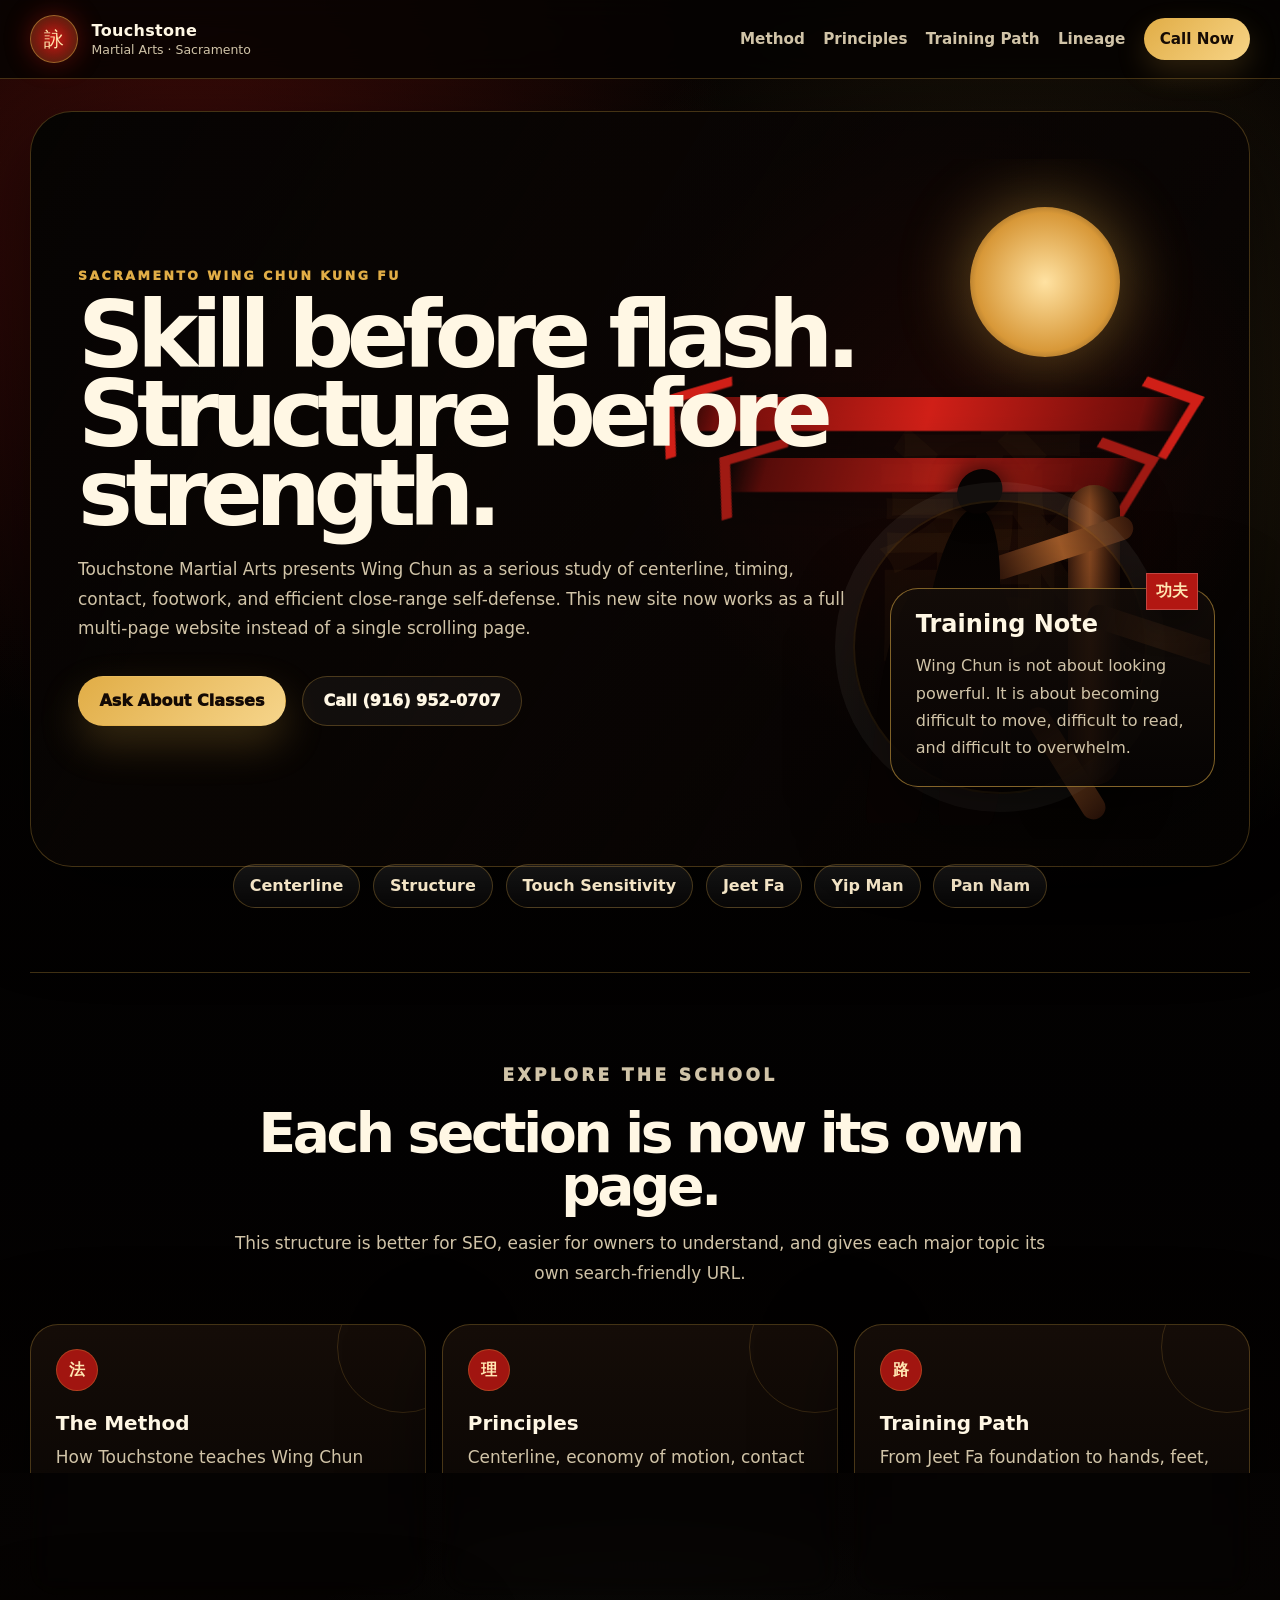
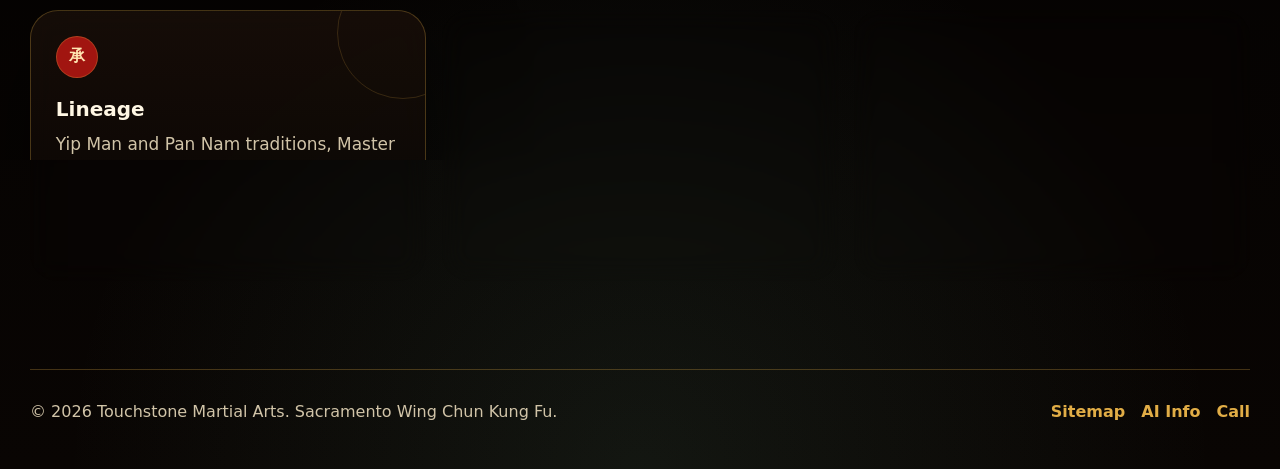
<file: index.html>
<!doctype html>
<html lang="en">
<head>
  <meta charset="utf-8" />
  <meta name="viewport" content="width=device-width, initial-scale=1" />
  <title>Touchstone Martial Arts | Sacramento Wing Chun Kung Fu</title>
  <meta name="description" content="Touchstone Martial Arts teaches serious Wing Chun Kung Fu in Sacramento with Jeet Fa fundamentals, Yip Man and Pan Nam lineage, close-range self-defense, structure, timing, and apprenticeship-style instruction." />
  <meta name="keywords" content="Sacramento Kung Fu, Sacramento Wing Chun, Wing Chun Sacramento, Kung Fu classes Sacramento, Jeet Fa, Touchstone Martial Arts, Yip Man Wing Chun, Pan Nam Wing Chun, wooden dummy, chi sao, self defense Sacramento" />
  <meta name="robots" content="index,follow,max-image-preview:large,max-snippet:-1,max-video-preview:-1" />
  <meta name="author" content="Touchstone Martial Arts" />
  <link rel="canonical" href="https://sacramentokungfu.com/" />
  <link rel="stylesheet" href="styles.css" />
  <meta property="og:type" content="website" />
  <meta property="og:title" content="Touchstone Martial Arts | Serious Wing Chun Kung Fu in Sacramento" />
  <meta property="og:description" content="A sharper Sacramento Kung Fu school website concept built around Wing Chun principles, lineage, Jeet Fa training, and practical self-defense." />
  <meta property="og:url" content="https://sacramentokungfu.com/" />
  <meta property="og:site_name" content="Touchstone Martial Arts" />
  <meta name="twitter:card" content="summary_large_image" />
  <script type="application/ld+json">
  {"@context":"https://schema.org","@type":["LocalBusiness","SportsActivityLocation"],"name":"Touchstone Martial Arts","url":"https://sacramentokungfu.com/","telephone":"+1-916-952-0707","description":"Sacramento Wing Chun Kung Fu instruction focused on Jeet Fa fundamentals, close-range self-defense, structure, timing, touch sensitivity, Yip Man lineage, Pan Nam lineage, and apprenticeship-style learning.","sport":["Wing Chun","Kung Fu","Martial Arts","Self Defense"],"areaServed":{"@type":"City","name":"Sacramento"},"knowsAbout":["Wing Chun","Jeet Fa","Chi Sao","Wooden Dummy","Yip Man Wing Chun","Pan Nam Wing Chun","Kung Fu","Self Defense"]}
  </script>
</head>
<body>
  <a class="skip-link" href="#main">Skip to main content</a>
  <header class="site-header">
    <nav class="nav" aria-label="Main navigation">
      <a class="brand" href="index.html" aria-label="Touchstone Martial Arts home"><span class="brand-mark">詠</span><span><strong>Touchstone</strong><small>Martial Arts · Sacramento</small></span></a>
      <button class="menu-toggle" aria-label="Open menu" aria-expanded="false">☰</button>
      <div class="nav-links">
        <a href="method.html">Method</a>
        <a href="principles.html">Principles</a>
        <a href="training-path.html">Training Path</a>
        <a href="lineage.html">Lineage</a>
        <a href="contact.html" class="nav-cta">Call Now</a>
      </div>
    </nav>
  </header>

  <main id="main">
    <section class="hero showcase">
      <div class="hero-art" aria-hidden="true"><div class="moon"></div><div class="temple-roof roof-one"></div><div class="temple-roof roof-two"></div><div class="wooden-dummy"><span></span><span></span><span></span></div><div class="fighter-shadow"></div><div class="ink-circle"></div></div>
      <div class="hero-content">
        <p class="eyebrow">Sacramento Wing Chun Kung Fu</p>
        <h1>Skill before flash. Structure before strength.</h1>
        <p class="hero-copy">Touchstone Martial Arts presents Wing Chun as a serious study of centerline, timing, contact, footwork, and efficient close-range self-defense. This new site now works as a full multi-page website instead of a single scrolling page.</p>
        <div class="hero-actions"><a class="button primary" href="contact.html">Ask About Classes</a><a class="button secondary" href="tel:+19169520707">Call (916) 952-0707</a></div>
      </div>
      <aside class="master-note" aria-label="Training note"><span class="seal">功夫</span><h2>Training Note</h2><p>Wing Chun is not about looking powerful. It is about becoming difficult to move, difficult to read, and difficult to overwhelm.</p></aside>
    </section>

    <section class="credibility-strip" aria-label="School focus areas"><span>Centerline</span><span>Structure</span><span>Touch Sensitivity</span><span>Jeet Fa</span><span>Yip Man</span><span>Pan Nam</span></section>

    <section class="section principles-section">
      <div class="section-heading center"><p class="eyebrow">Explore the School</p><h2>Each section is now its own page.</h2><p>This structure is better for SEO, easier for owners to understand, and gives each major topic its own search-friendly URL.</p></div>
      <div class="principle-grid">
        <article class="principle-card"><span>法</span><h3>The Method</h3><p>How Touchstone teaches Wing Chun through structure, practical learning, and apprenticeship culture.</p><a class="text-link" href="method.html">View Method →</a></article>
        <article class="principle-card"><span>理</span><h3>Principles</h3><p>Centerline, economy of motion, contact reflex, timing, structure, and teaching-to-learn.</p><a class="text-link" href="principles.html">View Principles →</a></article>
        <article class="principle-card"><span>路</span><h3>Training Path</h3><p>From Jeet Fa foundation to hands, feet, structure, touch sensitivity, and deeper study.</p><a class="text-link" href="training-path.html">View Training Path →</a></article>
        <article class="principle-card"><span>承</span><h3>Lineage</h3><p>Yip Man and Pan Nam traditions, Master Eddie Chong, Sifu Michael Nedderman, and Touchstone Martial Arts.</p><a class="text-link" href="lineage.html">View Lineage →</a></article>
        <article class="principle-card"><span>問</span><h3>Contact</h3><p>Clear call-to-action page for prospective students to call or send a message about classes.</p><a class="text-link" href="contact.html">Contact School →</a></article>
        <article class="principle-card"><span>搜</span><h3>SEO Ready</h3><p>Separate pages give Google and AI search systems more specific content to index and cite.</p><a class="text-link" href="sitemap.xml">View Sitemap →</a></article>
      </div>
    </section>
  </main>

  <footer class="footer"><p>© <span id="year"></span> Touchstone Martial Arts. Sacramento Wing Chun Kung Fu.</p><div class="footer-links"><a href="sitemap.xml">Sitemap</a><a href="llms.txt">AI Info</a><a href="tel:+19169520707">Call</a></div></footer>
  <script src="script.js"></script>
</body>
</html>
</file>
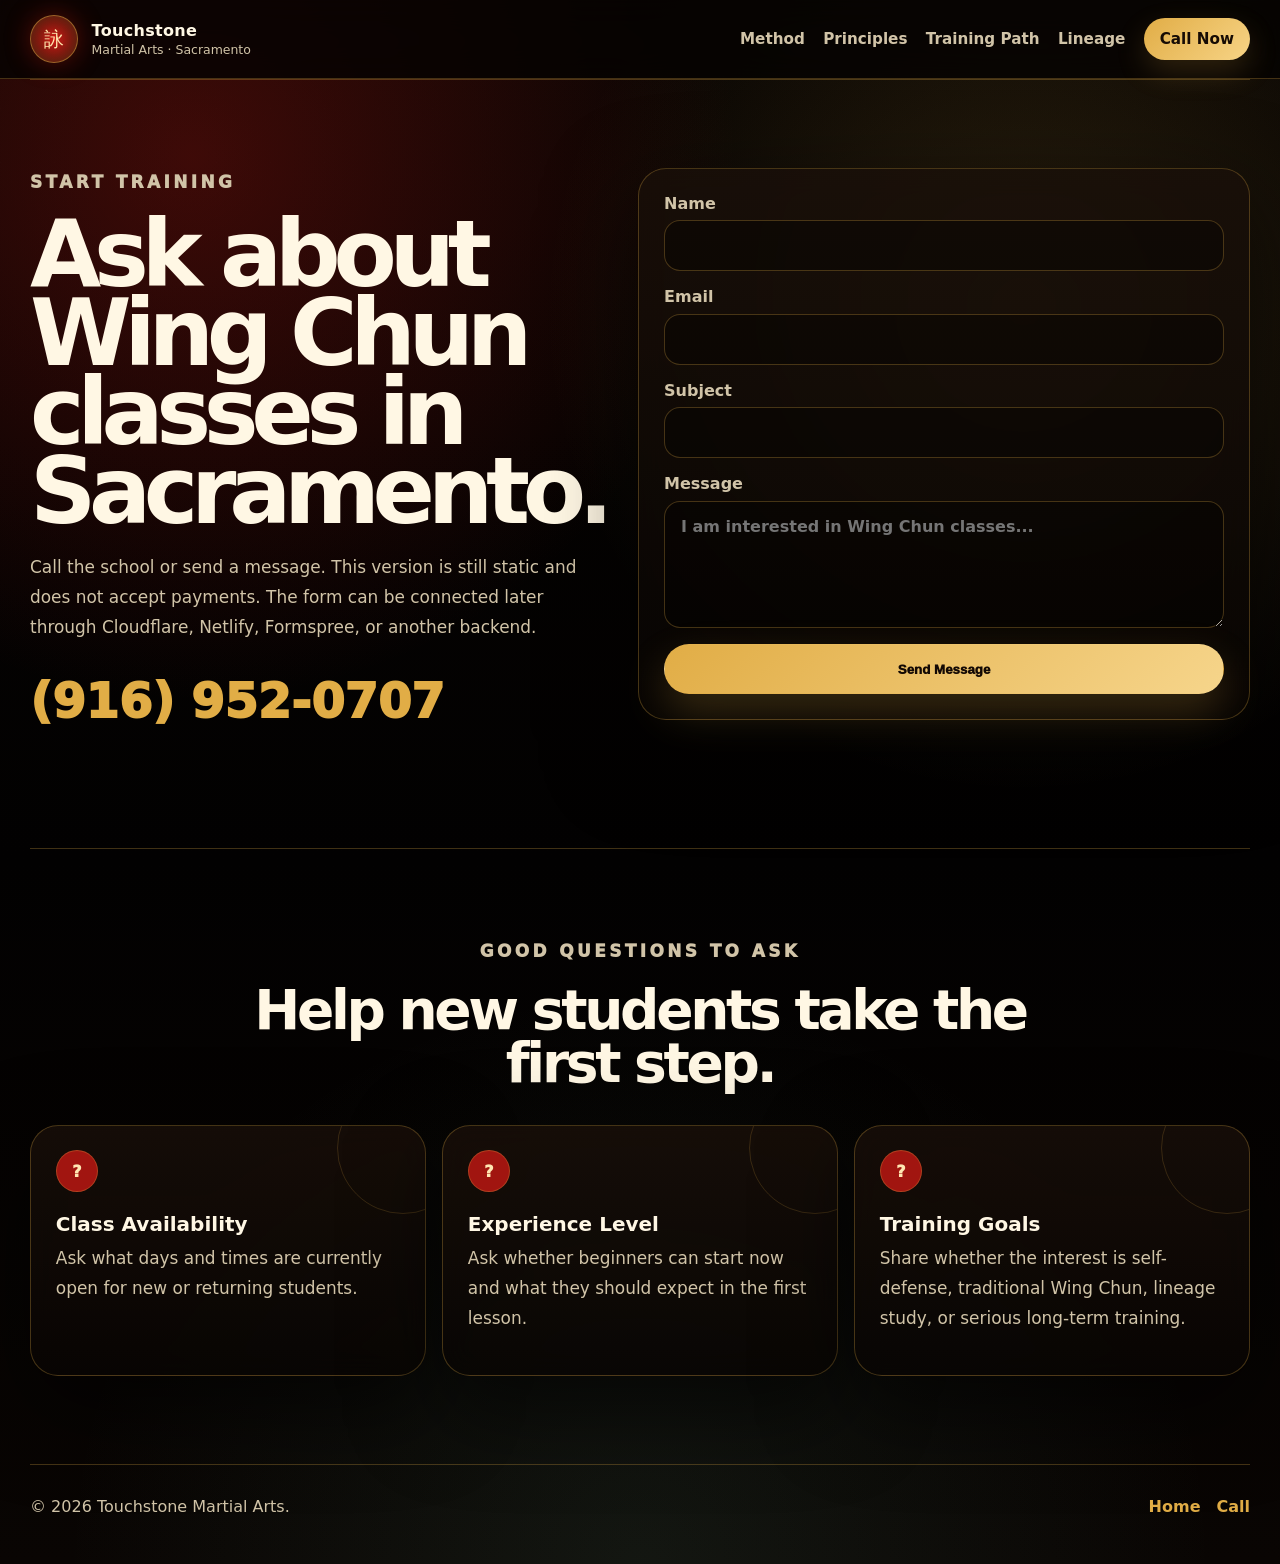
<file: contact.html>
<!doctype html>
<html lang="en">
<head><meta charset="utf-8" /><meta name="viewport" content="width=device-width, initial-scale=1" /><title>Contact Touchstone Martial Arts | Wing Chun Classes Sacramento</title><meta name="description" content="Contact Touchstone Martial Arts to ask about Sacramento Wing Chun Kung Fu classes, Jeet Fa training, self-defense instruction, and class availability." /><link rel="canonical" href="https://sacramentokungfu.com/contact.html" /><link rel="stylesheet" href="styles.css" /></head>
<body>
<a class="skip-link" href="#main">Skip to main content</a>
<header class="site-header"><nav class="nav" aria-label="Main navigation"><a class="brand" href="index.html"><span class="brand-mark">詠</span><span><strong>Touchstone</strong><small>Martial Arts · Sacramento</small></span></a><button class="menu-toggle" aria-label="Open menu" aria-expanded="false">☰</button><div class="nav-links"><a href="method.html">Method</a><a href="principles.html">Principles</a><a href="training-path.html">Training Path</a><a href="lineage.html">Lineage</a><a href="contact.html" class="nav-cta">Call Now</a></div></nav></header>
<main id="main">
<section class="section contact-section"><div><p class="eyebrow">Start Training</p><h1>Ask about Wing Chun classes in Sacramento.</h1><p>Call the school or send a message. This version is still static and does not accept payments. The form can be connected later through Cloudflare, Netlify, Formspree, or another backend.</p><p class="phone"><a href="tel:+19169520707">(916) 952-0707</a></p></div><form class="contact-form" name="contact" method="post" data-netlify="true"><input type="hidden" name="form-name" value="contact" /><label>Name <input name="name" type="text" autocomplete="name" required /></label><label>Email <input name="email" type="email" autocomplete="email" required /></label><label>Subject <input name="subject" type="text" /></label><label>Message <textarea name="message" rows="5" required placeholder="I am interested in Wing Chun classes..."></textarea></label><button class="button primary" type="submit">Send Message</button></form></section>
<section class="section principles-section"><div class="section-heading center"><p class="eyebrow">Good Questions to Ask</p><h2>Help new students take the first step.</h2></div><div class="principle-grid"><article class="principle-card"><span>?</span><h3>Class Availability</h3><p>Ask what days and times are currently open for new or returning students.</p></article><article class="principle-card"><span>?</span><h3>Experience Level</h3><p>Ask whether beginners can start now and what they should expect in the first lesson.</p></article><article class="principle-card"><span>?</span><h3>Training Goals</h3><p>Share whether the interest is self-defense, traditional Wing Chun, lineage study, or serious long-term training.</p></article></div></section>
</main><footer class="footer"><p>© <span id="year"></span> Touchstone Martial Arts.</p><div class="footer-links"><a href="index.html">Home</a><a href="tel:+19169520707">Call</a></div></footer><script src="script.js"></script>
</body></html>
</file>
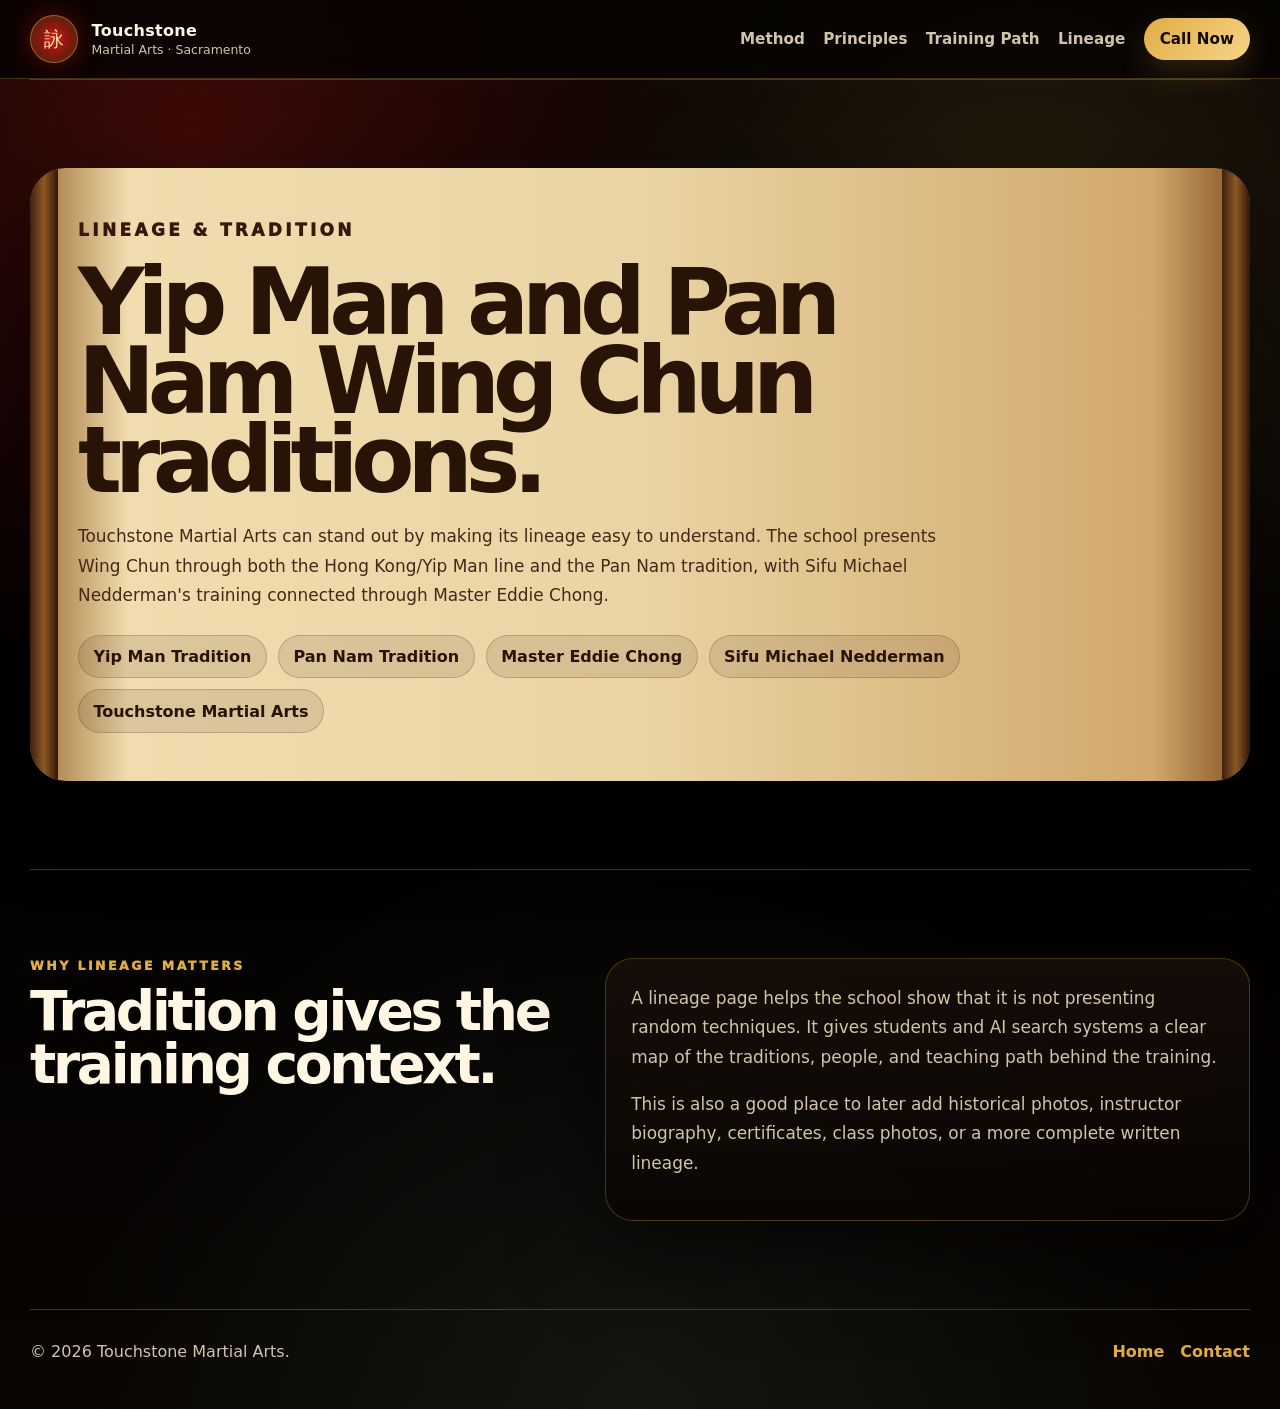
<file: lineage.html>
<!doctype html>
<html lang="en">
<head><meta charset="utf-8" /><meta name="viewport" content="width=device-width, initial-scale=1" /><title>Wing Chun Lineage | Touchstone Martial Arts Sacramento</title><meta name="description" content="Touchstone Martial Arts presents Wing Chun through Yip Man and Pan Nam traditions, connected through Master Eddie Chong and Sifu Michael Nedderman." /><link rel="canonical" href="https://sacramentokungfu.com/lineage.html" /><link rel="stylesheet" href="styles.css" /></head>
<body>
<a class="skip-link" href="#main">Skip to main content</a>
<header class="site-header"><nav class="nav" aria-label="Main navigation"><a class="brand" href="index.html"><span class="brand-mark">詠</span><span><strong>Touchstone</strong><small>Martial Arts · Sacramento</small></span></a><button class="menu-toggle" aria-label="Open menu" aria-expanded="false">☰</button><div class="nav-links"><a href="method.html">Method</a><a href="principles.html">Principles</a><a href="training-path.html">Training Path</a><a href="lineage.html">Lineage</a><a href="contact.html" class="nav-cta">Call Now</a></div></nav></header>
<main id="main">
<section class="section lineage-scroll"><div class="scroll-paper"><p class="eyebrow">Lineage & Tradition</p><h1>Yip Man and Pan Nam Wing Chun traditions.</h1><p>Touchstone Martial Arts can stand out by making its lineage easy to understand. The school presents Wing Chun through both the Hong Kong/Yip Man line and the Pan Nam tradition, with Sifu Michael Nedderman's training connected through Master Eddie Chong.</p><div class="lineage-chain"><span>Yip Man Tradition</span><span>Pan Nam Tradition</span><span>Master Eddie Chong</span><span>Sifu Michael Nedderman</span><span>Touchstone Martial Arts</span></div></div></section>
<section class="section intro-grid"><div><p class="eyebrow">Why lineage matters</p><h2>Tradition gives the training context.</h2></div><div class="rich-text glass-panel"><p>A lineage page helps the school show that it is not presenting random techniques. It gives students and AI search systems a clear map of the traditions, people, and teaching path behind the training.</p><p>This is also a good place to later add historical photos, instructor biography, certificates, class photos, or a more complete written lineage.</p></div></section>
</main><footer class="footer"><p>© <span id="year"></span> Touchstone Martial Arts.</p><div class="footer-links"><a href="index.html">Home</a><a href="contact.html">Contact</a></div></footer><script src="script.js"></script>
</body></html>
</file>
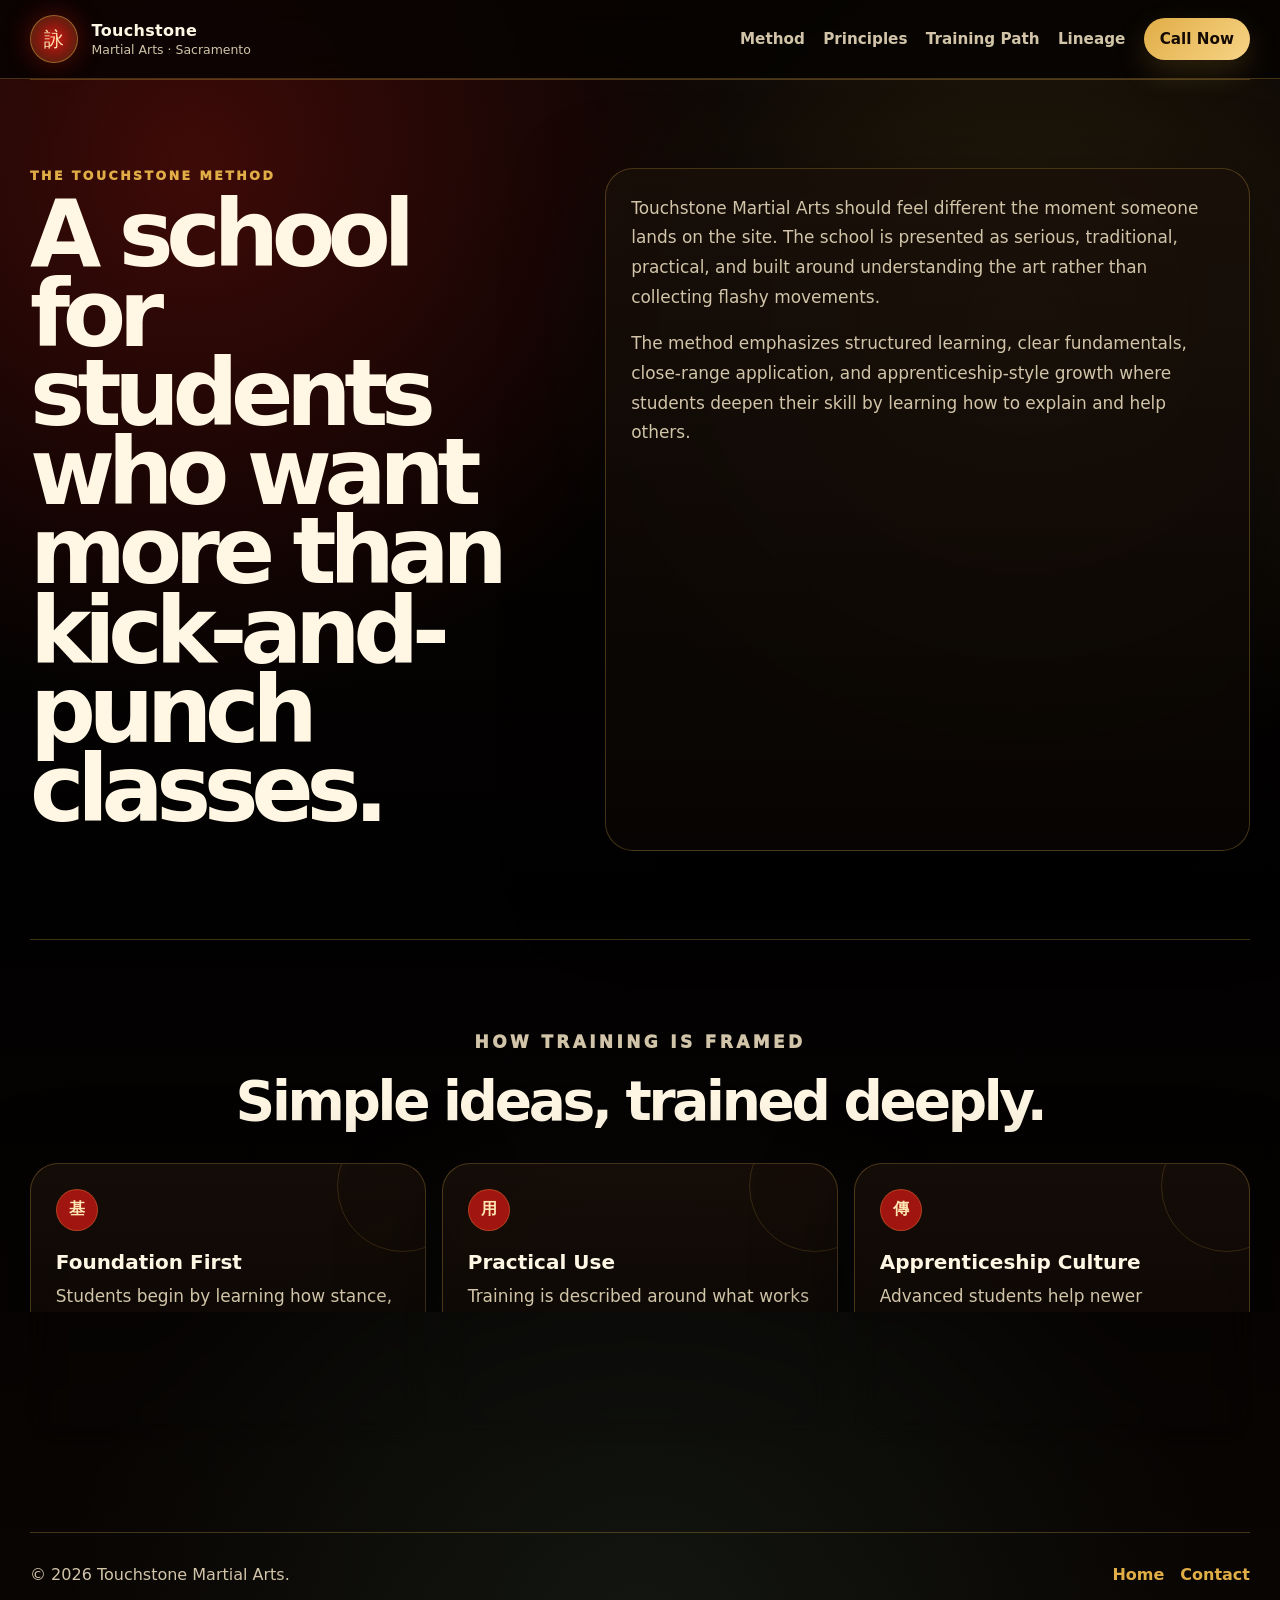
<file: method.html>
<!doctype html>
<html lang="en">
<head><meta charset="utf-8" /><meta name="viewport" content="width=device-width, initial-scale=1" /><title>The Touchstone Method | Sacramento Wing Chun Kung Fu</title><meta name="description" content="Learn how Touchstone Martial Arts teaches Wing Chun Kung Fu in Sacramento through serious structure, practical lessons, Jeet Fa fundamentals, and apprenticeship-style instruction." /><link rel="canonical" href="https://sacramentokungfu.com/method.html" /><link rel="stylesheet" href="styles.css" /></head>
<body>
<a class="skip-link" href="#main">Skip to main content</a>
<header class="site-header"><nav class="nav" aria-label="Main navigation"><a class="brand" href="index.html"><span class="brand-mark">詠</span><span><strong>Touchstone</strong><small>Martial Arts · Sacramento</small></span></a><button class="menu-toggle" aria-label="Open menu" aria-expanded="false">☰</button><div class="nav-links"><a href="method.html">Method</a><a href="principles.html">Principles</a><a href="training-path.html">Training Path</a><a href="lineage.html">Lineage</a><a href="contact.html" class="nav-cta">Call Now</a></div></nav></header>
<main id="main">
<section class="section intro-grid"><div><p class="eyebrow">The Touchstone Method</p><h1>A school for students who want more than kick-and-punch classes.</h1></div><div class="rich-text glass-panel"><p>Touchstone Martial Arts should feel different the moment someone lands on the site. The school is presented as serious, traditional, practical, and built around understanding the art rather than collecting flashy movements.</p><p>The method emphasizes structured learning, clear fundamentals, close-range application, and apprenticeship-style growth where students deepen their skill by learning how to explain and help others.</p></div></section>
<section class="section principles-section"><div class="section-heading center"><p class="eyebrow">How Training Is Framed</p><h2>Simple ideas, trained deeply.</h2></div><div class="principle-grid"><article class="principle-card"><span>基</span><h3>Foundation First</h3><p>Students begin by learning how stance, body alignment, hands, feet, and centerline create useful Wing Chun mechanics.</p></article><article class="principle-card"><span>用</span><h3>Practical Use</h3><p>Training is described around what works under pressure: direct movement, touch, timing, structure, and close-range decisions.</p></article><article class="principle-card"><span>傳</span><h3>Apprenticeship Culture</h3><p>Advanced students help newer students, reinforcing the idea that teaching is one of the best ways to truly understand Kung Fu.</p></article></div></section>
</main><footer class="footer"><p>© <span id="year"></span> Touchstone Martial Arts.</p><div class="footer-links"><a href="index.html">Home</a><a href="contact.html">Contact</a></div></footer><script src="script.js"></script>
</body></html>
</file>
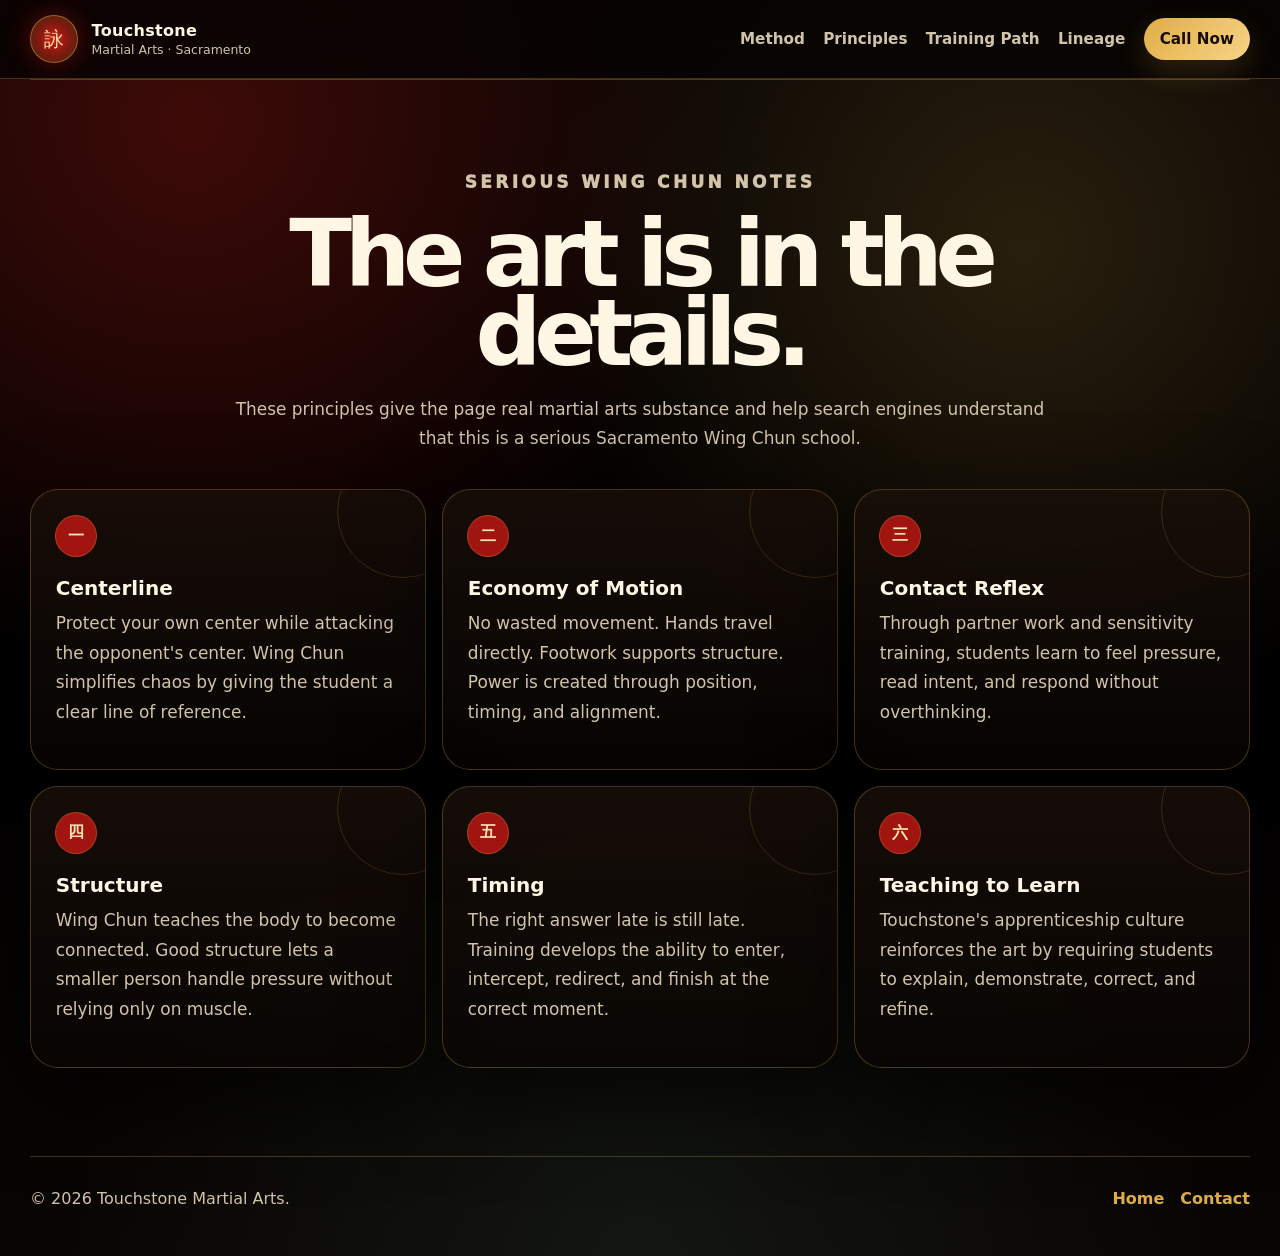
<file: principles.html>
<!doctype html>
<html lang="en">
<head><meta charset="utf-8" /><meta name="viewport" content="width=device-width, initial-scale=1" /><title>Wing Chun Principles | Touchstone Martial Arts Sacramento</title><meta name="description" content="Explore serious Wing Chun principles taught at Touchstone Martial Arts in Sacramento: centerline, economy of motion, contact reflex, structure, timing, and teaching-to-learn." /><link rel="canonical" href="https://sacramentokungfu.com/principles.html" /><link rel="stylesheet" href="styles.css" /></head>
<body>
<a class="skip-link" href="#main">Skip to main content</a>
<header class="site-header"><nav class="nav" aria-label="Main navigation"><a class="brand" href="index.html"><span class="brand-mark">詠</span><span><strong>Touchstone</strong><small>Martial Arts · Sacramento</small></span></a><button class="menu-toggle" aria-label="Open menu" aria-expanded="false">☰</button><div class="nav-links"><a href="method.html">Method</a><a href="principles.html">Principles</a><a href="training-path.html">Training Path</a><a href="lineage.html">Lineage</a><a href="contact.html" class="nav-cta">Call Now</a></div></nav></header>
<main id="main">
<section class="section principles-section"><div class="section-heading center"><p class="eyebrow">Serious Wing Chun Notes</p><h1>The art is in the details.</h1><p>These principles give the page real martial arts substance and help search engines understand that this is a serious Sacramento Wing Chun school.</p></div><div class="principle-grid"><article class="principle-card"><span>一</span><h3>Centerline</h3><p>Protect your own center while attacking the opponent's center. Wing Chun simplifies chaos by giving the student a clear line of reference.</p></article><article class="principle-card"><span>二</span><h3>Economy of Motion</h3><p>No wasted movement. Hands travel directly. Footwork supports structure. Power is created through position, timing, and alignment.</p></article><article class="principle-card"><span>三</span><h3>Contact Reflex</h3><p>Through partner work and sensitivity training, students learn to feel pressure, read intent, and respond without overthinking.</p></article><article class="principle-card"><span>四</span><h3>Structure</h3><p>Wing Chun teaches the body to become connected. Good structure lets a smaller person handle pressure without relying only on muscle.</p></article><article class="principle-card"><span>五</span><h3>Timing</h3><p>The right answer late is still late. Training develops the ability to enter, intercept, redirect, and finish at the correct moment.</p></article><article class="principle-card"><span>六</span><h3>Teaching to Learn</h3><p>Touchstone's apprenticeship culture reinforces the art by requiring students to explain, demonstrate, correct, and refine.</p></article></div></section>
</main><footer class="footer"><p>© <span id="year"></span> Touchstone Martial Arts.</p><div class="footer-links"><a href="index.html">Home</a><a href="contact.html">Contact</a></div></footer><script src="script.js"></script>
</body></html>
</file>
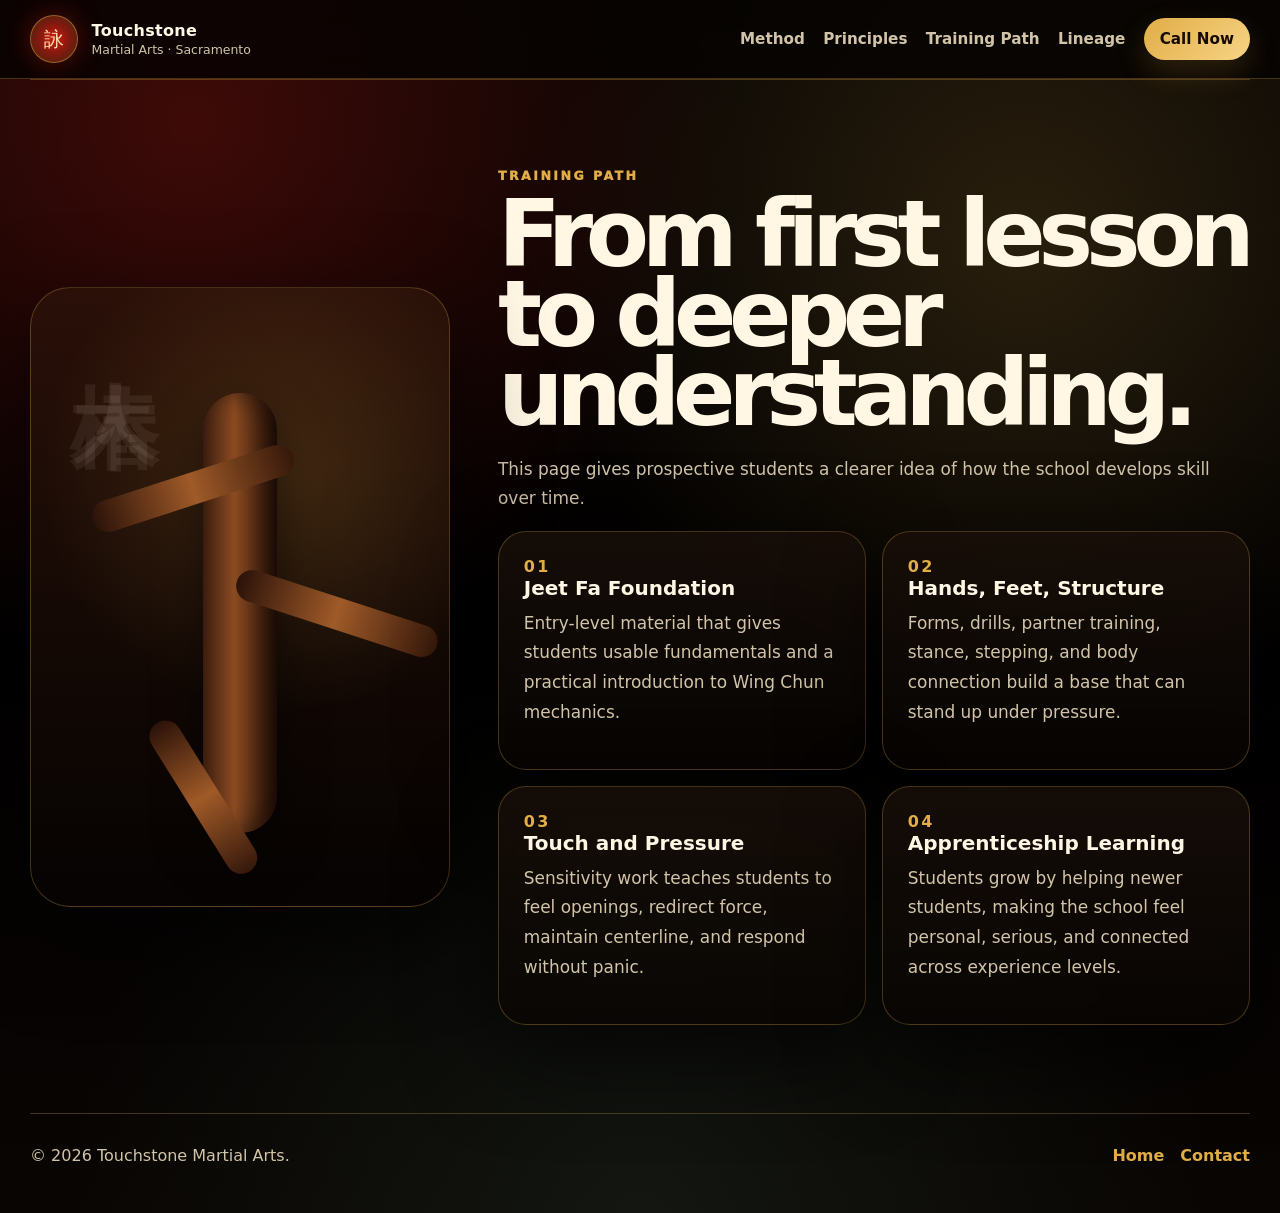
<file: training-path.html>
<!doctype html>
<html lang="en">
<head><meta charset="utf-8" /><meta name="viewport" content="width=device-width, initial-scale=1" /><title>Wing Chun Training Path | Touchstone Martial Arts Sacramento</title><meta name="description" content="The Touchstone Martial Arts Wing Chun training path moves from Jeet Fa foundation to hands, feet, structure, touch sensitivity, pressure, and apprenticeship learning." /><link rel="canonical" href="https://sacramentokungfu.com/training-path.html" /><link rel="stylesheet" href="styles.css" /></head>
<body>
<a class="skip-link" href="#main">Skip to main content</a>
<header class="site-header"><nav class="nav" aria-label="Main navigation"><a class="brand" href="index.html"><span class="brand-mark">詠</span><span><strong>Touchstone</strong><small>Martial Arts · Sacramento</small></span></a><button class="menu-toggle" aria-label="Open menu" aria-expanded="false">☰</button><div class="nav-links"><a href="method.html">Method</a><a href="principles.html">Principles</a><a href="training-path.html">Training Path</a><a href="lineage.html">Lineage</a><a href="contact.html" class="nav-cta">Call Now</a></div></nav></header>
<main id="main">
<section class="section training-path"><div class="path-visual" aria-hidden="true"><div class="dummy-large"><span></span><span></span><span></span></div></div><div class="path-content"><p class="eyebrow">Training Path</p><h1>From first lesson to deeper understanding.</h1><p class="hero-copy">This page gives prospective students a clearer idea of how the school develops skill over time.</p><div class="path-steps"><div><b>01</b><h3>Jeet Fa Foundation</h3><p>Entry-level material that gives students usable fundamentals and a practical introduction to Wing Chun mechanics.</p></div><div><b>02</b><h3>Hands, Feet, Structure</h3><p>Forms, drills, partner training, stance, stepping, and body connection build a base that can stand up under pressure.</p></div><div><b>03</b><h3>Touch and Pressure</h3><p>Sensitivity work teaches students to feel openings, redirect force, maintain centerline, and respond without panic.</p></div><div><b>04</b><h3>Apprenticeship Learning</h3><p>Students grow by helping newer students, making the school feel personal, serious, and connected across experience levels.</p></div></div></div></section>
</main><footer class="footer"><p>© <span id="year"></span> Touchstone Martial Arts.</p><div class="footer-links"><a href="index.html">Home</a><a href="contact.html">Contact</a></div></footer><script src="script.js"></script>
</body></html>
</file>
<file: styles.css>
:root{
  --bg:#050302;
  --ink:#090705;
  --panel:#130d09;
  --panel2:#21130c;
  --paper:#ead7ab;
  --paper-dark:#b99252;
  --text:#fff7e4;
  --muted:#d1c4a8;
  --dim:#93866f;
  --gold:#e1ad46;
  --red:#b21712;
  --red2:#6f0d0a;
  --jade:#6fb08f;
  --line:rgba(225,173,70,.28);
  --line-strong:rgba(225,173,70,.55);
  --shadow:0 30px 90px rgba(0,0,0,.58);
  --radius:28px;
  font-family:Inter,ui-sans-serif,system-ui,-apple-system,BlinkMacSystemFont,"Segoe UI",sans-serif;
}
*{box-sizing:border-box}
html{scroll-behavior:smooth}
body{
  margin:0;
  color:var(--text);
  background:
    radial-gradient(circle at 15% 10%,rgba(178,23,18,.32),transparent 34rem),
    radial-gradient(circle at 80% 20%,rgba(225,173,70,.16),transparent 30rem),
    radial-gradient(circle at 50% 100%,rgba(111,176,143,.10),transparent 36rem),
    linear-gradient(180deg,#080503,#020101 55%,#090503);
  overflow-x:hidden;
}
body:before{
  content:"";
  position:fixed;
  inset:0;
  pointer-events:none;
  opacity:.22;
  background-image:
    linear-gradient(rgba(255,255,255,.04) 1px,transparent 1px),
    linear-gradient(90deg,rgba(255,255,255,.035) 1px,transparent 1px);
  background-size:54px 54px;
  mask-image:linear-gradient(to bottom,black,transparent 70%);
}
a{color:inherit}.skip-link{position:absolute;left:-999px;top:1rem;background:var(--gold);color:#130904;padding:.8rem 1rem;z-index:100}.skip-link:focus{left:1rem}
.site-header{position:sticky;top:0;z-index:50;background:rgba(5,3,2,.82);backdrop-filter:blur(16px);border-bottom:1px solid var(--line)}
.nav{width:min(1220px,calc(100% - 32px));margin:auto;min-height:78px;display:flex;align-items:center;justify-content:space-between;gap:1rem}
.brand{display:flex;align-items:center;gap:.85rem;text-decoration:none}.brand strong{letter-spacing:.02em}.brand small{display:block;color:var(--muted);font-size:.78rem;margin-top:.1rem}
.brand-mark{display:grid;place-items:center;width:48px;height:48px;border:1px solid var(--line-strong);border-radius:50%;background:radial-gradient(circle,#d61f18,#5a0b07 65%,#180503);box-shadow:0 0 26px rgba(178,23,18,.45),inset 0 0 18px rgba(225,173,70,.25);font-size:1.28rem;color:#ffe7af}
.nav-links{display:flex;gap:1.15rem;align-items:center}.nav-links a{color:var(--muted);text-decoration:none;font-weight:800;font-size:.95rem}.nav-links a:hover{color:var(--text)}.nav-cta{color:#160b04!important;background:linear-gradient(135deg,var(--gold),#f7d486);border-radius:999px;padding:.72rem 1rem;box-shadow:0 12px 30px rgba(225,173,70,.18)}.menu-toggle{display:none;background:none;border:0;color:var(--text);font-size:1.8rem}
h1,h2,h3,p{margin-top:0}h1{font-size:clamp(3.45rem,7.2vw,7.8rem);line-height:.86;letter-spacing:-.08em;margin:0 0 1.35rem;max-width:900px}h2{font-size:clamp(2.15rem,4.3vw,4.55rem);line-height:.96;letter-spacing:-.06em;margin-bottom:1rem}h3{font-size:1.25rem;margin-bottom:.55rem}.eyebrow{color:var(--gold);text-transform:uppercase;letter-spacing:.2em;font-weight:950;font-size:.78rem}.hero-copy,.rich-text p,.section-heading p,.principle-card p,.path-steps p,.scroll-paper p,.owner-wow p,.contact-section p{color:var(--muted);font-size:1.06rem;line-height:1.75}
.hero{width:min(1220px,calc(100% - 32px));margin:auto;min-height:820px;display:grid;grid-template-columns:1fr 360px;align-items:center;gap:1.5rem;position:relative;padding:5rem 0 4rem}.showcase:before{content:"";position:absolute;inset:2rem 0;border:1px solid var(--line);border-radius:42px;background:linear-gradient(120deg,rgba(5,3,2,.96),rgba(5,3,2,.45)),radial-gradient(circle at 76% 42%,rgba(178,23,18,.26),transparent 20rem),linear-gradient(135deg,#1d0d08,#050302);box-shadow:var(--shadow);z-index:-3;overflow:hidden}.showcase:after{content:"詠春";position:absolute;right:8%;top:18%;font-size:clamp(8rem,18vw,19rem);font-weight:900;color:rgba(225,173,70,.045);writing-mode:vertical-rl;z-index:-2}.hero-content{padding-left:3rem;position:relative;z-index:2}.hero-actions{display:flex;flex-wrap:wrap;gap:1rem;margin-top:2rem}.button{display:inline-flex;align-items:center;justify-content:center;min-height:50px;border-radius:999px;padding:.88rem 1.28rem;text-decoration:none;font-weight:950;border:1px solid transparent;cursor:pointer}.primary{background:linear-gradient(135deg,var(--gold),#f6d58b);color:#130904;box-shadow:0 18px 42px rgba(225,173,70,.22)}.secondary{border-color:var(--line);color:var(--text);background:rgba(255,255,255,.045)}
.hero-art{position:absolute;right:2.5rem;top:5rem;width:46%;height:680px;z-index:-1;overflow:hidden;border-radius:38px}.moon{position:absolute;right:16%;top:7%;width:150px;height:150px;border-radius:50%;background:radial-gradient(circle,#ffe2a2,#d89838 65%,rgba(216,152,56,.18));box-shadow:0 0 70px rgba(225,173,70,.45)}.temple-roof{position:absolute;left:4%;right:4%;height:34px;background:linear-gradient(90deg,transparent,var(--red2) 9%,#d01f17 50%,var(--red2) 91%,transparent);filter:drop-shadow(0 12px 22px rgba(0,0,0,.55));transform:skewX(-16deg)}.temple-roof:before,.temple-roof:after{content:"";position:absolute;top:-12px;width:56px;height:56px;border-top:10px solid #d01f17}.temple-roof:before{left:-4px;border-left:10px solid #d01f17;transform:rotate(-18deg)}.temple-roof:after{right:-4px;border-right:10px solid #d01f17;transform:rotate(18deg)}.roof-one{top:35%}.roof-two{top:44%;left:14%;right:12%;opacity:.75}.ink-circle{position:absolute;right:8%;bottom:4%;width:330px;height:330px;border-radius:50%;border:18px solid rgba(255,247,228,.055);box-shadow:inset 0 0 0 2px rgba(225,173,70,.12);filter:blur(.2px)}.fighter-shadow{position:absolute;right:38%;bottom:12%;width:72px;height:250px;background:linear-gradient(#050302,#120704);border-radius:55% 55% 20% 20%;transform:skewX(-7deg);box-shadow:28px 74px 0 -6px #090302,-46px 74px 0 -8px #090302}.fighter-shadow:before{content:"";position:absolute;left:15px;top:-38px;width:45px;height:45px;background:#070302;border-radius:50%;box-shadow:0 0 26px rgba(0,0,0,.8)}.wooden-dummy,.dummy-large{position:absolute;background:linear-gradient(90deg,#3b1d0f,#8b4b22 42%,#2b1209);border-radius:999px;box-shadow:inset -14px 0 22px rgba(0,0,0,.44),0 20px 48px rgba(0,0,0,.5)}.wooden-dummy{right:16%;bottom:8%;width:52px;height:300px}.wooden-dummy span,.dummy-large span{position:absolute;background:linear-gradient(90deg,#2b1209,#9f5a28,#35180b);border-radius:999px;transform-origin:left center}.wooden-dummy span:nth-child(1){left:-78px;top:74px;width:150px;height:24px;transform:rotate(-18deg)}.wooden-dummy span:nth-child(2){left:20px;top:116px;width:150px;height:24px;transform:rotate(18deg)}.wooden-dummy span:nth-child(3){left:-36px;bottom:64px;width:128px;height:24px;transform:rotate(58deg)}.master-note{align-self:end;margin:0 2.2rem 3rem 0;padding:1.55rem;border:1px solid var(--line-strong);border-radius:var(--radius);background:linear-gradient(180deg,rgba(20,13,9,.88),rgba(7,4,3,.88));box-shadow:var(--shadow);position:relative}.master-note .seal{position:absolute;right:1rem;top:-1rem;background:var(--red);color:#ffe6b2;border:1px solid rgba(255,255,255,.2);font-weight:950;padding:.45rem .55rem;box-shadow:0 14px 30px rgba(0,0,0,.35)}.master-note h2{font-size:1.5rem;letter-spacing:0}.master-note p{color:var(--muted);line-height:1.7;margin:0}
.credibility-strip{width:min(1220px,calc(100% - 32px));margin:-2.2rem auto 4rem;display:flex;flex-wrap:wrap;justify-content:center;gap:.8rem}.credibility-strip span{background:linear-gradient(180deg,rgba(255,255,255,.08),rgba(255,255,255,.025));border:1px solid var(--line);border-radius:999px;padding:.72rem 1rem;color:#f3e4c5;font-weight:850}.section{width:min(1220px,calc(100% - 32px));margin:auto;padding:5.5rem 0}.intro-grid{display:grid;grid-template-columns:.9fr 1.1fr;gap:3rem;border-top:1px solid var(--line)}.glass-panel,.principle-card,.path-steps div,.owner-wow .wow-grid>div,.contact-form{border:1px solid var(--line);background:linear-gradient(180deg,rgba(25,15,9,.82),rgba(8,5,3,.82));border-radius:var(--radius);padding:1.55rem;box-shadow:var(--shadow);backdrop-filter:blur(14px)}.center{text-align:center;margin-inline:auto}.section-heading{max-width:820px;margin-bottom:2.2rem}.principles-section{border-top:1px solid var(--line)}.principle-grid{display:grid;grid-template-columns:repeat(3,1fr);gap:1rem}.principle-card{min-height:245px;position:relative;overflow:hidden}.principle-card:before{content:"";position:absolute;right:-44px;top:-44px;width:130px;height:130px;border-radius:50%;border:1px solid rgba(225,173,70,.18)}.principle-card span{display:inline-grid;place-items:center;width:42px;height:42px;margin-bottom:1.2rem;border-radius:50%;background:rgba(178,23,18,.9);border:1px solid var(--line);color:#ffe6b2;font-weight:950}.training-path{display:grid;grid-template-columns:420px 1fr;gap:3rem;align-items:center;border-top:1px solid var(--line)}.path-visual{min-height:620px;border-radius:40px;border:1px solid var(--line);background:radial-gradient(circle at 60% 30%,rgba(225,173,70,.18),transparent 15rem),linear-gradient(180deg,rgba(43,18,9,.88),rgba(6,3,2,.9));box-shadow:var(--shadow);position:relative;overflow:hidden}.path-visual:before{content:"木人樁";position:absolute;left:1.5rem;top:1.5rem;color:rgba(255,247,228,.07);font-size:5.5rem;writing-mode:vertical-rl;font-weight:900}.dummy-large{left:50%;top:17%;width:74px;height:440px;transform:translateX(-50%)}.dummy-large span:nth-child(1){left:-110px;top:112px;width:210px;height:32px;transform:rotate(-18deg)}.dummy-large span:nth-child(2){left:34px;top:172px;width:210px;height:32px;transform:rotate(18deg)}.dummy-large span:nth-child(3){left:-46px;bottom:94px;width:175px;height:32px;transform:rotate(58deg)}.path-steps{display:grid;grid-template-columns:1fr 1fr;gap:1rem}.path-steps b{color:var(--gold);letter-spacing:.14em}.lineage-scroll{border-top:1px solid var(--line)}.scroll-paper{color:#281407;background:linear-gradient(90deg,#9c6c33,#f0dcae 8%,#ead4a4 50%,#d1a86c 92%,#80501f);border-radius:36px;padding:3rem;box-shadow:0 30px 90px rgba(0,0,0,.55);position:relative;overflow:hidden}.scroll-paper:before,.scroll-paper:after{content:"";position:absolute;top:0;bottom:0;width:28px;background:linear-gradient(90deg,#3d1f0f,#8c5724,#311608)}.scroll-paper:before{left:0}.scroll-paper:after{right:0}.scroll-paper .eyebrow,.scroll-paper h2{color:#3a170c}.scroll-paper p{color:#442918;max-width:900px}.lineage-chain{display:flex;flex-wrap:wrap;gap:.7rem;margin-top:1.5rem}.lineage-chain span{background:rgba(58,23,12,.11);border:1px solid rgba(58,23,12,.2);border-radius:999px;padding:.7rem .9rem;font-weight:900}.owner-wow{border-top:1px solid var(--line)}.wow-grid{display:grid;grid-template-columns:repeat(3,1fr);gap:1rem}.contact-section{display:grid;grid-template-columns:.9fr 1.1fr;gap:2rem;align-items:start;border-top:1px solid var(--line)}.phone a{font-size:clamp(2rem,4vw,3rem);color:var(--gold);font-weight:950;text-decoration:none}.contact-form{display:grid;gap:1rem}label{display:grid;gap:.45rem;color:var(--muted);font-weight:850}input,textarea{width:100%;border:1px solid var(--line);background:rgba(0,0,0,.34);color:var(--text);border-radius:16px;padding:.95rem 1rem;font:inherit}input:focus,textarea:focus{outline:2px solid rgba(225,173,70,.4);border-color:var(--gold)}.footer{border-top:1px solid var(--line);width:min(1220px,calc(100% - 32px));margin:auto;padding:2rem 0;display:flex;justify-content:space-between;gap:1rem;color:var(--muted)}.footer-links{display:flex;gap:1rem}.footer a{color:var(--gold);text-decoration:none;font-weight:850}
@media(max-width:980px){.menu-toggle{display:block}.nav-links{position:absolute;left:16px;right:16px;top:78px;display:none;flex-direction:column;background:#120b07;border:1px solid var(--line);border-radius:18px;padding:1rem}.nav-links.open{display:flex}.hero,.intro-grid,.training-path,.contact-section{grid-template-columns:1fr}.hero{min-height:auto;padding:3.2rem 0}.hero-content{padding:2rem}.hero-art{position:relative;right:auto;top:auto;width:100%;height:460px;grid-row:2;margin:auto}.master-note{margin:0 1rem 1rem}.principle-grid,.path-steps,.wow-grid{grid-template-columns:1fr}.scroll-paper{padding:2rem}.footer{flex-direction:column}h1{font-size:3.5rem}.credibility-strip{margin-top:0}}
</file>
